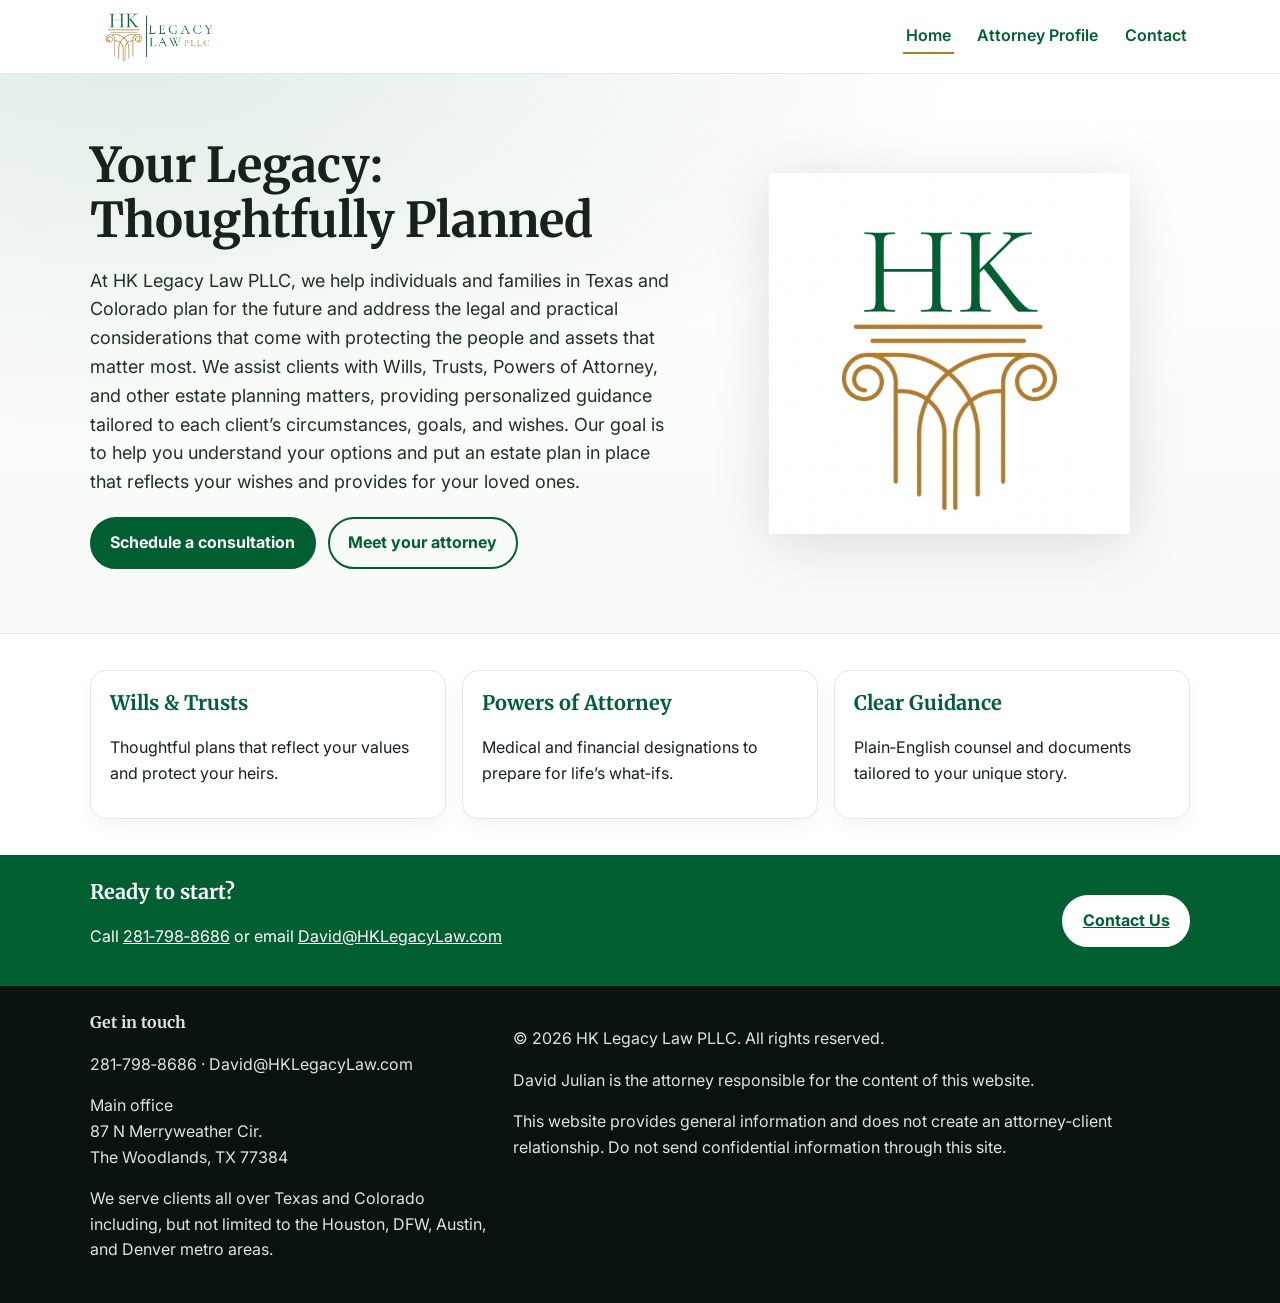
<file: index.html>
<!DOCTYPE html>
<html lang="en">
<head>
  <meta charset="utf-8" />
  <meta name="viewport" content="width=device-width, initial-scale=1" />
  <title>HK Legacy Law PLLC · Estate Planning in Texas and Colorado</title>
  <meta name="description" content="Estate planning attorney in Texas and Colorado." />
  <link rel="icon" type="image/png" href="assets/hk-green-letters.png" />
  <link rel="preconnect" href="https://fonts.googleapis.com">
  <link rel="preconnect" href="https://fonts.gstatic.com" crossorigin>
  <link href="https://fonts.googleapis.com/css2?family=Inter:wght@300;400;600;700&family=Merriweather:wght@300;400;700&display=swap" rel="stylesheet">
  <link rel="stylesheet" href="css/style.css" />
  <meta property="og:title" content="HK Legacy Law PLLC · Estate Planning in Texas and Colorado" />
  <meta property="og:description" content="Estate planning attorney in Texas and Colorado." />
  <meta property="og:type" content="website" />
  <meta property="og:url" content="/index.html" />
  <meta property="og:image" content="assets/hk-green-letters.png" />
</head>
<body>
<div class="site-wrap">

<header class="site-header">
  <div class="container header-inner">
    <a href="index.html" class="brand">
      <img src="assets/hk-green-letters.png" alt="HK Legacy Law logo" class="logo"/>
    </a>
    <nav aria-label="Primary">
      <a href="index.html" class="nav-link active">Home</a>
      <a href="attorney.html" class="nav-link ">Attorney Profile</a>
      <a href="contact.html" class="nav-link ">Contact</a>
    </nav>
  </div>
</header>

<main id="content">
  <section class="hero">
    <div class="container hero-inner">
      <div class="hero-copy">
        <h1>Your Legacy: Thoughtfully Planned</h1>
        <p class="lead">At HK Legacy Law PLLC, we help individuals and families in Texas and Colorado plan for the future and address the legal and practical considerations that come with protecting the people and assets that matter most. We assist clients with Wills, Trusts, Powers of Attorney, and other estate planning matters, providing personalized guidance tailored to each client’s circumstances, goals, and wishes. Our goal is to help you understand your options and put an estate plan in place that reflects your wishes and provides for your loved ones.</p>
        <div class="cta-row">
          <a class="btn btn-primary" href="contact.html">Schedule a consultation</a>
          <a class="btn btn-outline" href="attorney.html">Meet your attorney</a>
        </div>
      </div>
      <div class="hero-art" role="img" aria-label="HK Legacy Law logo motif">
        <img src="assets/big-hk-white.png" alt="HK logo artwork" />
      </div>
    </div>
  </section>

  <section class="split">
    <div class="container split-inner">
      <div class="card">
        <h3>Wills &amp; Trusts</h3>
        <p>Thoughtful plans that reflect your values and protect your heirs.</p>
      </div>
      <div class="card">
        <h3>Powers of Attorney</h3>
        <p>Medical and financial designations to prepare for life’s what‑ifs.</p>
      </div>
      <div class="card">
        <h3>Clear Guidance</h3>
        <p>Plain‑English counsel and documents tailored to your unique story.</p>
      </div>
    </div>
  </section>

  <section class="contact-bar">
    <div class="container contact-bar-inner">
      <div>
        <h3>Ready to start?</h3>
        <p>Call <a href="tel:+12817988686">281‑798‑8686</a> or email <a href="mailto:David@HKLegacyLaw.com">David@HKLegacyLaw.com</a></p>
      </div>
      <a class="btn btn-light" href="contact.html" aria-label="Go to contact page">Contact Us</a>
    </div>
  </section>
</main>

<footer class="site-footer">
  <div class="container footer-inner">
    <div class="footer-contact">
      <h4>Get in touch</h4>
      <p><a href="tel:+12817988686">281‑798‑8686</a> &middot; <a href="mailto:David@HKLegacyLaw.com">David@HKLegacyLaw.com</a></p>
      <address>
        Main office<br>
        87 N Merryweather Cir.<br>
        The Woodlands, TX 77384
      </address>
      <p>We serve clients all over Texas and Colorado including, but not limited to the Houston, DFW, Austin, and Denver metro areas.</p>
    </div>
    <div class="footer-legal">
      <p>© <span id="year"></span> HK Legacy Law PLLC. All rights reserved.</p>
      <p>David Julian is the attorney responsible for the content of this website.</p>
      <p>This website provides general information and does not create an attorney‑client relationship. Do not send confidential information through this site.</p>
    </div>
  </div>
</footer>
<script src="js/main.js"></script>
</div><!-- /.site-wrap -->
</body>
</html>
</file>
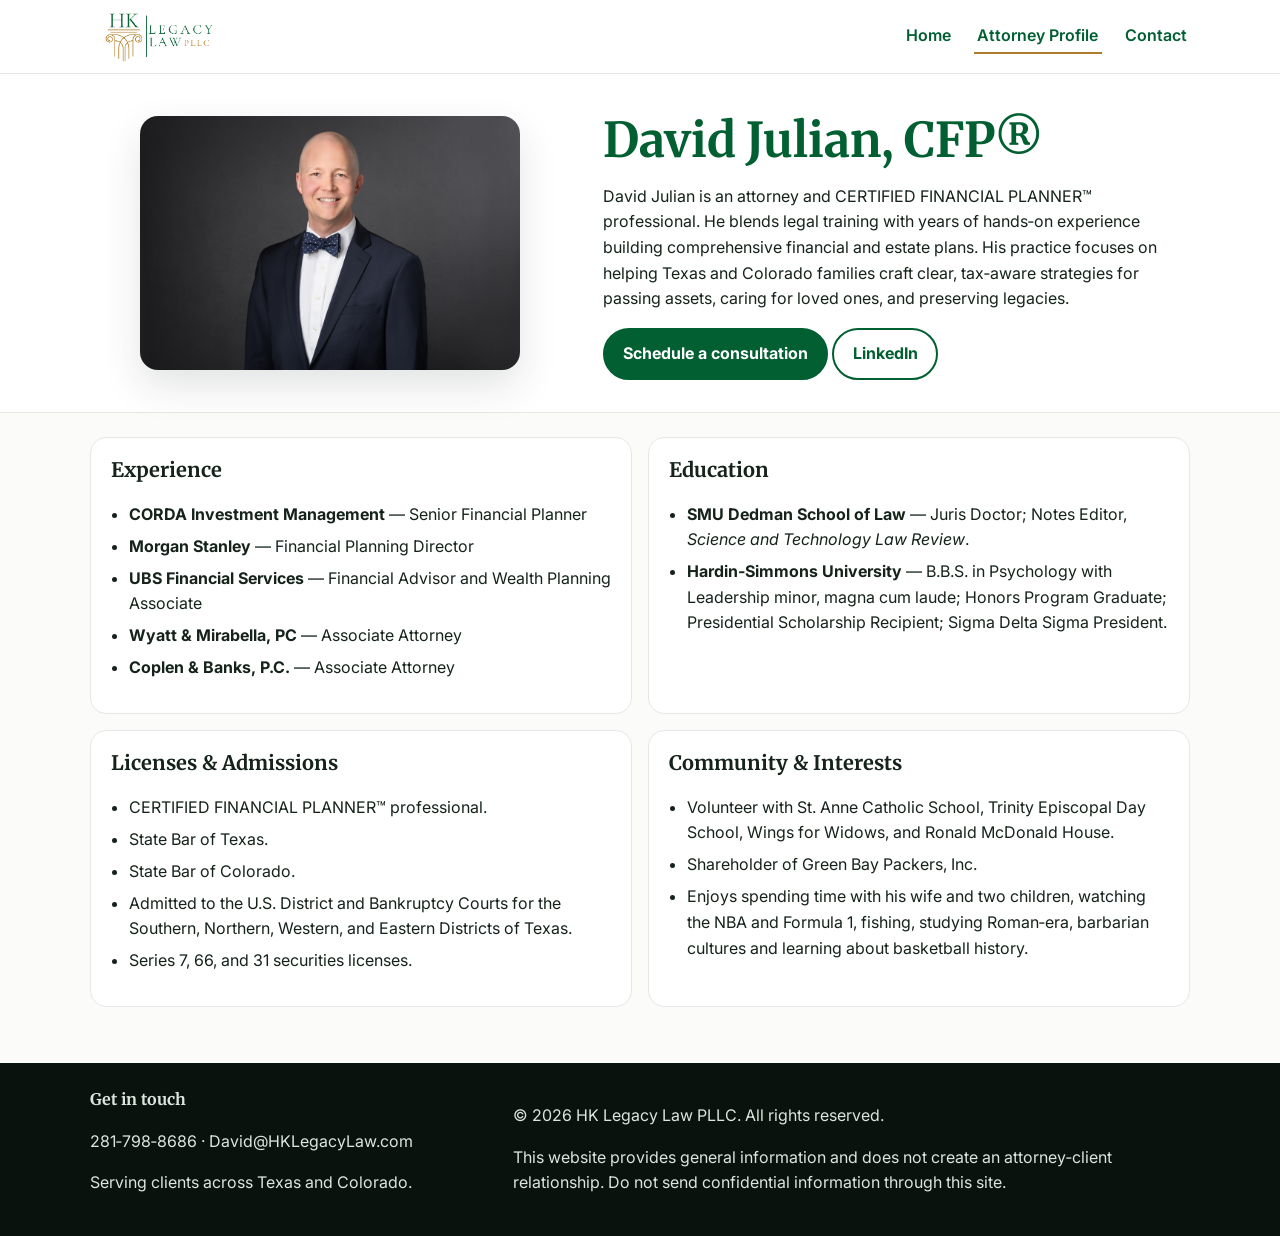
<file: attorney.html>
<!DOCTYPE html>
<html lang="en">
<head>
  <meta charset="utf-8" />
  <meta name="viewport" content="width=device-width, initial-scale=1" />
  <title>Attorney Profile · HK Legacy Law PLLC</title>
  <meta name="description" content="Estate planning attorney in Texas and Colorado." />
  <link rel="icon" type="image/png" href="assets/hk-green-letters.png" />
  <link rel="preconnect" href="https://fonts.googleapis.com">
  <link rel="preconnect" href="https://fonts.gstatic.com" crossorigin>
  <link href="https://fonts.googleapis.com/css2?family=Inter:wght@300;400;600;700&family=Merriweather:wght@300;400;700&display=swap" rel="stylesheet">
  <link rel="stylesheet" href="css/style.css" />
  <meta property="og:title" content="Attorney Profile · HK Legacy Law PLLC" />
  <meta property="og:description" content="Estate planning attorney in Texas and Colorado." />
  <meta property="og:type" content="website" />
  <meta property="og:url" content="/attorney.html" />
  <meta property="og:image" content="assets/hk-green-letters.png" />
</head>
<body>
<div class="site-wrap">

<header class="site-header">
  <div class="container header-inner">
    <a href="index.html" class="brand">
      <img src="assets/hk-green-letters.png" alt="HK Legacy Law logo" class="logo"/>
    </a>
    <nav aria-label="Primary">
      <a href="index.html" class="nav-link ">Home</a>
      <a href="attorney.html" class="nav-link active">Attorney Profile</a>
      <a href="contact.html" class="nav-link ">Contact</a>
    </nav>
  </div>
</header>

<main id="content">
  <section class="profile-hero">
    <div class="container profile-hero-inner">
      <div class="photo-wrap">
        <img src="assets/attorney-headshot.jpg" alt="Attorney headshot" />
      </div>
      <div class="profile-header">
        <h1 class="name">David Julian, CFP®</h1>
        <p class="intro">David Julian is an attorney and CERTIFIED FINANCIAL PLANNER™ professional. He blends legal training with years of hands‑on experience building comprehensive financial and estate plans. His practice focuses on helping Texas and Colorado families craft clear, tax‑aware strategies for passing assets, caring for loved ones, and preserving legacies.</p>
        <div class="profile-actions">
          <a class="btn btn-primary" href="contact.html">Schedule a consultation</a>
          <a class="btn btn-outline" href="https://www.linkedin.com/company/hk-legacy-law-pllc" target="_blank" rel="noopener">LinkedIn</a>
        </div>
      </div>
    </div>
  </section>

  <section class="profile-grid">
    <div class="container grid-inner">
      <article class="panel">
        <h3>Experience</h3>
        <ul class="clean">
          <li><strong>CORDA Investment Management</strong> — Senior Financial Planner</li>
          <li><strong>Morgan Stanley</strong> — Financial Planning Director</li>
          <li><strong>UBS Financial Services</strong> — Financial Advisor and Wealth Planning Associate</li>
          <li><strong>Wyatt &amp; Mirabella, PC</strong> — Associate Attorney</li>
          <li><strong>Coplen &amp; Banks, P.C.</strong> — Associate Attorney</li>
        </ul>
      </article>

      <article class="panel">
        <h3>Education</h3>
        <ul class="clean">
          <li><strong>SMU Dedman School of Law</strong> — Juris Doctor; Notes Editor, <em>Science and Technology Law Review</em>.</li>
          <li><strong>Hardin‑Simmons University</strong> — B.B.S. in Psychology with Leadership minor, magna cum laude; Honors Program Graduate; Presidential Scholarship Recipient; Sigma Delta Sigma President.</li>
        </ul>
      </article>

      <article class="panel">
        <h3>Licenses &amp; Admissions</h3>
        <ul class="clean">
          <li>CERTIFIED FINANCIAL PLANNER™ professional.</li>
          <li>State Bar of Texas.</li>
          <li>State Bar of Colorado.</li>
          <li>Admitted to the U.S. District and Bankruptcy Courts for the Southern, Northern, Western, and Eastern Districts of Texas.</li>
          <li>Series 7, 66, and 31 securities licenses.</li>
        </ul>
      </article>

      <article class="panel">
        <h3>Community &amp; Interests</h3>
        <ul class="clean">
          <li>Volunteer with St. Anne Catholic School, Trinity Episcopal Day School, Wings for Widows, and Ronald McDonald House.</li>
          <li>Shareholder of Green Bay Packers, Inc.</li>
          <li>Enjoys spending time with his wife and two children, watching the NBA and Formula 1, fishing, studying Roman‑era, barbarian cultures and learning about basketball history.</li>
        </ul>
      </article>
    </div>
  </section>
</main>

<footer class="site-footer">
  <div class="container footer-inner">
    <div class="footer-contact">
      <h4>Get in touch</h4>
      <p><a href="tel:+12817988686">281‑798‑8686</a> &middot; <a href="mailto:David@HKLegacyLaw.com">David@HKLegacyLaw.com</a></p>
      <p>Serving clients across Texas and Colorado.</p>
    </div>
    <div class="footer-legal">
      <p>© <span id="year"></span> HK Legacy Law PLLC. All rights reserved.</p>
      <p>This website provides general information and does not create an attorney‑client relationship. Do not send confidential information through this site.</p>
    </div>
  </div>
</footer>
<script src="js/main.js"></script>
</div><!-- /.site-wrap -->
</body>
</html>
</file>
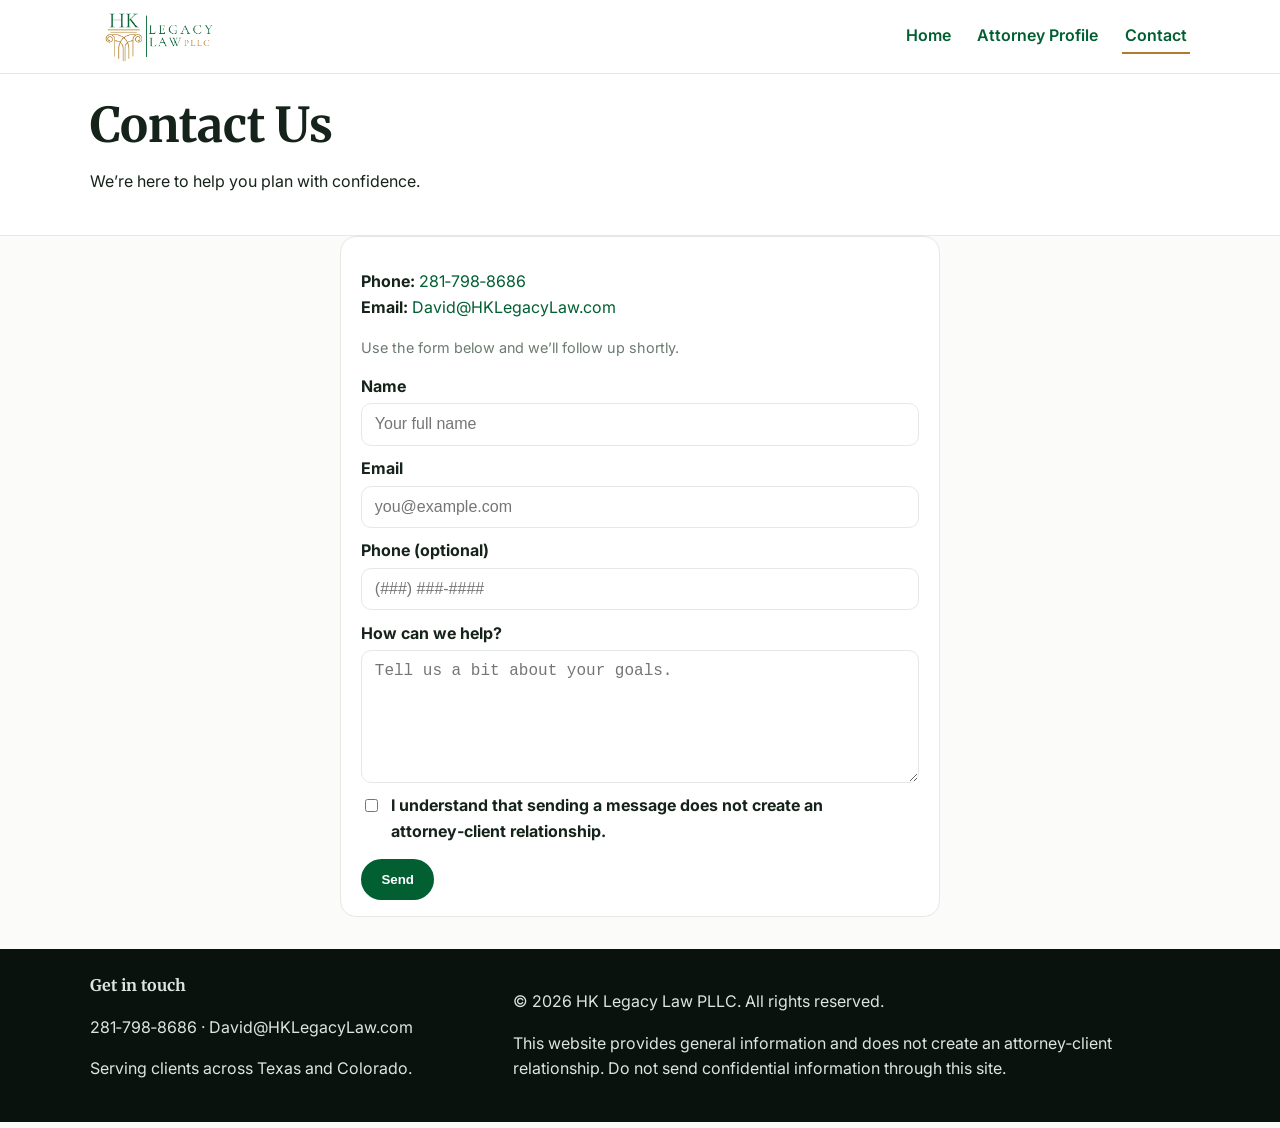
<file: contact.html>
<!DOCTYPE html>
<html lang="en">
<head>
  <meta charset="utf-8" />
  <meta name="viewport" content="width=device-width, initial-scale=1" />
  <title>Contact · HK Legacy Law PLLC</title>
  <meta name="description" content="Estate planning attorney in Texas and Colorado." />
  <link rel="icon" type="image/png" href="assets/hk-green-letters.png" />
  <link rel="preconnect" href="https://fonts.googleapis.com">
  <link rel="preconnect" href="https://fonts.gstatic.com" crossorigin>
  <link href="https://fonts.googleapis.com/css2?family=Inter:wght@300;400;600;700&family=Merriweather:wght@300;400;700&display=swap" rel="stylesheet">
  <link rel="stylesheet" href="css/style.css" />
  <meta property="og:title" content="Contact · HK Legacy Law PLLC" />
  <meta property="og:description" content="Estate planning attorney in Texas and Colorado." />
  <meta property="og:type" content="website" />
  <meta property="og:url" content="/contact.html" />
  <meta property="og:image" content="assets/hk-green-letters.png" />
</head>
<body>
<div class="site-wrap">

<header class="site-header">
  <div class="container header-inner">
    <a href="index.html" class="brand">
      <img src="assets/hk-green-letters.png" alt="HK Legacy Law logo" class="logo"/>
    </a>
    <nav aria-label="Primary">
      <a href="index.html" class="nav-link ">Home</a>
      <a href="attorney.html" class="nav-link ">Attorney Profile</a>
      <a href="contact.html" class="nav-link active">Contact</a>
    </nav>
  </div>
</header>

<main id="content">
  <section class="contact-hero">
    <div class="container contact-hero-inner">
      <h1>Contact Us</h1>
      <p>We’re here to help you plan with confidence.</p>
    </div>
  </section>

  <section class="contact-content">
    <div class="container contact-inner">
      <form id="contactForm" class="contact-form" aria-label="Contact form">
        <div>
          <p><strong>Phone:</strong> <a href="tel:+12817988686">281‑798‑8686</a><br/>
            <strong>Email:</strong> <a href="mailto:David@HKLegacyLaw.com">David@HKLegacyLaw.com</a><br/>
          <p class="small">Use the form below and we’ll follow up shortly.</p>
        </div>
        <div class="field">
          <label for="name">Name</label>
          <input id="name" name="name" type="text" autocomplete="name" required placeholder="Your full name">
        </div>
        <div class="field">
          <label for="email">Email</label>
          <input id="email" name="email" type="email" autocomplete="email" required placeholder="you@example.com">
        </div>
        <div class="field">
          <label for="phone">Phone (optional)</label>
          <input id="phone" name="phone" type="tel" autocomplete="tel" placeholder="(###) ###‑####">
        </div>
        <div class="field">
          <label for="message">How can we help?</label>
          <textarea id="message" name="message" rows="6" required placeholder="Tell us a bit about your goals."></textarea>
        </div>
        <div class="field check">
          <input id="consent" name="consent" type="checkbox" required>
          <label for="consent">I understand that sending a message does not create an attorney‑client relationship.</label>
        </div>
        <button type="submit" class="btn btn-primary">Send</button>
      </form>
    </div>
  </section>
</main>

<footer class="site-footer">
  <div class="container footer-inner">
    <div class="footer-contact">
      <h4>Get in touch</h4>
      <p><a href="tel:+12817988686">281‑798‑8686</a> &middot; <a href="mailto:David@HKLegacyLaw.com">David@HKLegacyLaw.com</a></p>
      <p>Serving clients across Texas and Colorado.</p>
    </div>
    <div class="footer-legal">
      <p>© <span id="year"></span> HK Legacy Law PLLC. All rights reserved.</p>
      <p>This website provides general information and does not create an attorney‑client relationship. Do not send confidential information through this site.</p>
    </div>
  </div>
</footer>
<script src="js/main.js"></script>
</div>
</body>
</html>
</file>
<file: css/style.css>
:root{
  --green:#015F32;
  --gold:#B07B2C;
  --dark:#0c1512;
  --ink:#15231a;
  --muted:#6b7b70;
  --bg:#fbfbf9;
  --paper:#ffffff;
  --border:#e5e9e6;
}
*{box-sizing:border-box}
html,body{height:100%}
body{
  margin:0; font-family:Inter,system-ui,-apple-system,Segoe UI,Roboto,'Helvetica Neue',Arial,'Noto Sans',sans-serif;
  background:var(--bg); color:var(--ink); line-height:1.6;
}
h1,h2,h3,h4{font-family:Merriweather, Georgia, serif; margin:0 0 .5rem}
h1{font-size:clamp(2rem, 3vw + 1rem, 3rem); line-height:1.15}
h2{font-size:clamp(1.5rem, 2vw + .75rem, 2.25rem)}
h3{font-size:1.25rem}
.lead{font-size:1.125rem; color:#203126}
.small{font-size:.9rem; color:var(--muted)}
a{color:var(--green); text-decoration:none}
a:hover{text-decoration:underline}
.container{width:min(1100px, 92vw); margin-inline:auto;}

.site-header{
  position:sticky; top:0; z-index:1000;
  background:rgba(255,255,255,.92); backdrop-filter:saturate(150%) blur(8px);
  border-bottom:1px solid var(--border);
}
.header-inner{
  display:flex; align-items:center; justify-content:space-between; padding:.6rem 0;
}
.brand{display:flex; align-items:center; gap:.8rem; text-decoration:none}
.logo{height:54px; object-fit:contain}
.brand-text .firm{display:block; font-weight:700; color:var(--ink)}
.brand-text .tagline{display:block; font-size:.9rem; color:var(--muted)}
nav .nav-link{margin-left:1rem; padding:.4rem .2rem; border-bottom:2px solid transparent; font-weight:600}
nav .nav-link.active, nav .nav-link:hover{border-color:var(--gold); text-decoration:none}

.hero{
  background: radial-gradient(1200px 600px at 10% -10%, rgba(1,95,50,.12), transparent 70%), linear-gradient(to bottom, #fff, #f7faf7);
  border-bottom:1px solid var(--border);
}
.hero-inner{display:grid; grid-template-columns:1.1fr .9fr; gap:2rem; padding:clamp(2rem, 4vw + 1rem, 4rem) 0}
.hero-copy .cta-row{margin-top:1.25rem; display:flex; flex-wrap:wrap; gap:.75rem}
.hero-art{display:flex; align-items:center; justify-content:center}
.hero-art img{width:min(460px, 75%); height:auto; filter:drop-shadow(0 8px 28px rgba(0,0,0,.12))}

.split{background:var(--paper)}
.split-inner{display:grid; grid-template-columns:repeat(3,1fr); gap:1rem; padding:2.25rem 0}
.card{background:var(--paper); border:1px solid var(--border); border-radius:16px; padding:1rem 1.2rem; box-shadow:0 8px 20px rgba(10,30,20,.04)}
.card h3{color:var(--green); margin-bottom:.25rem}

.contact-bar{background:var(--green); color:#fff}
.contact-bar a{color:#fff; text-decoration:underline}
.contact-bar-inner{display:flex; align-items:center; justify-content:space-between; gap:1rem; padding:1.3rem 0}
.btn{
  display:inline-flex; align-items:center; justify-content:center; gap:.5rem;
  border-radius:999px; padding:.7rem 1.15rem; font-weight:700; border:2px solid transparent;
  cursor:pointer; text-decoration:none; transition:transform .04s ease, filter .2s ease, background .2s ease;
}
.btn:hover{transform:translateY(-1px); text-decoration:none}
.btn:active{transform:translateY(0)}
.btn-primary{background:var(--green); color:#fff; border-color:var(--green)}
.btn-primary:hover{filter:brightness(1.03)}
.btn-outline{background:transparent; color:var(--green); border-color:var(--green)}
.btn-outline:hover{background:rgba(1,95,50,.06)}
.btn-light{background:#fff; color:var(--green) !important; border-color:#fff}

.site-footer{background:#0a120e; color:#dbe6df; margin-top:2rem}
main:has(> .contact-bar:last-child) + .site-footer{margin-top:0}
.footer-inner{display:grid; grid-template-columns: 1.2fr 2fr; gap:1rem; padding:1.5rem 0}
.site-footer a{color:#dbe6df}
.site-footer address{font-style:normal; margin:1em 0}

.profile-hero{background:var(--paper); border-bottom:1px solid var(--border)}
.profile-hero-inner{display:grid; grid-template-columns:.9fr 1.1fr; gap:2rem; padding:2rem 0}
.photo-wrap{display:flex; align-items:center; justify-content:center}
.photo-wrap img{width:min(380px, 80%); height:auto; border-radius:18px; box-shadow:0 16px 40px rgba(10,30,20,.12)}
.profile-header .name{color:var(--green); margin-top:.4rem}

.profile-grid .grid-inner{display:grid; grid-template-columns:repeat(2,1fr); gap:1rem; padding:1.5rem 0}
.panel{background:var(--paper); border:1px solid var(--border); border-radius:16px; padding:1rem 1.25rem}
ul.clean{padding-left:1.1rem}
ul.clean li{margin:.4rem 0}

.contact-hero{background:var(--paper); border-bottom:1px solid var(--border)}
.contact-hero-inner{padding:1.5rem 0}
.contact-inner{margin: auto; max-width: 600px;}


.contact-form{background:var(--paper); border:1px solid var(--border); border-radius:16px; padding:1rem 1.25rem}
.field{display:flex; flex-direction:column; margin:.65rem 0}
.field label{font-weight:700; margin-bottom:.25rem}
.field input, .field textarea{
  width:100%; border:1px solid var(--border); border-radius:10px; padding:.7rem .8rem; font-size:1rem; background:#fff
}
.field input:focus, .field textarea:focus{outline:2px solid rgba(1,95,50,.2); border-color:var(--green)}
.field.check{flex-direction:row; align-items:flex-start; gap:.6rem}
.field.check input{width:auto; margin-top:.35rem}

@media (max-width: 900px){
  .hero-inner, .profile-hero-inner, .contact-inner{grid-template-columns:1fr}
  .split-inner{grid-template-columns:1fr}
  .footer-inner{grid-template-columns:1fr}
  nav .nav-link{margin-left:.6rem}
}
</file>
